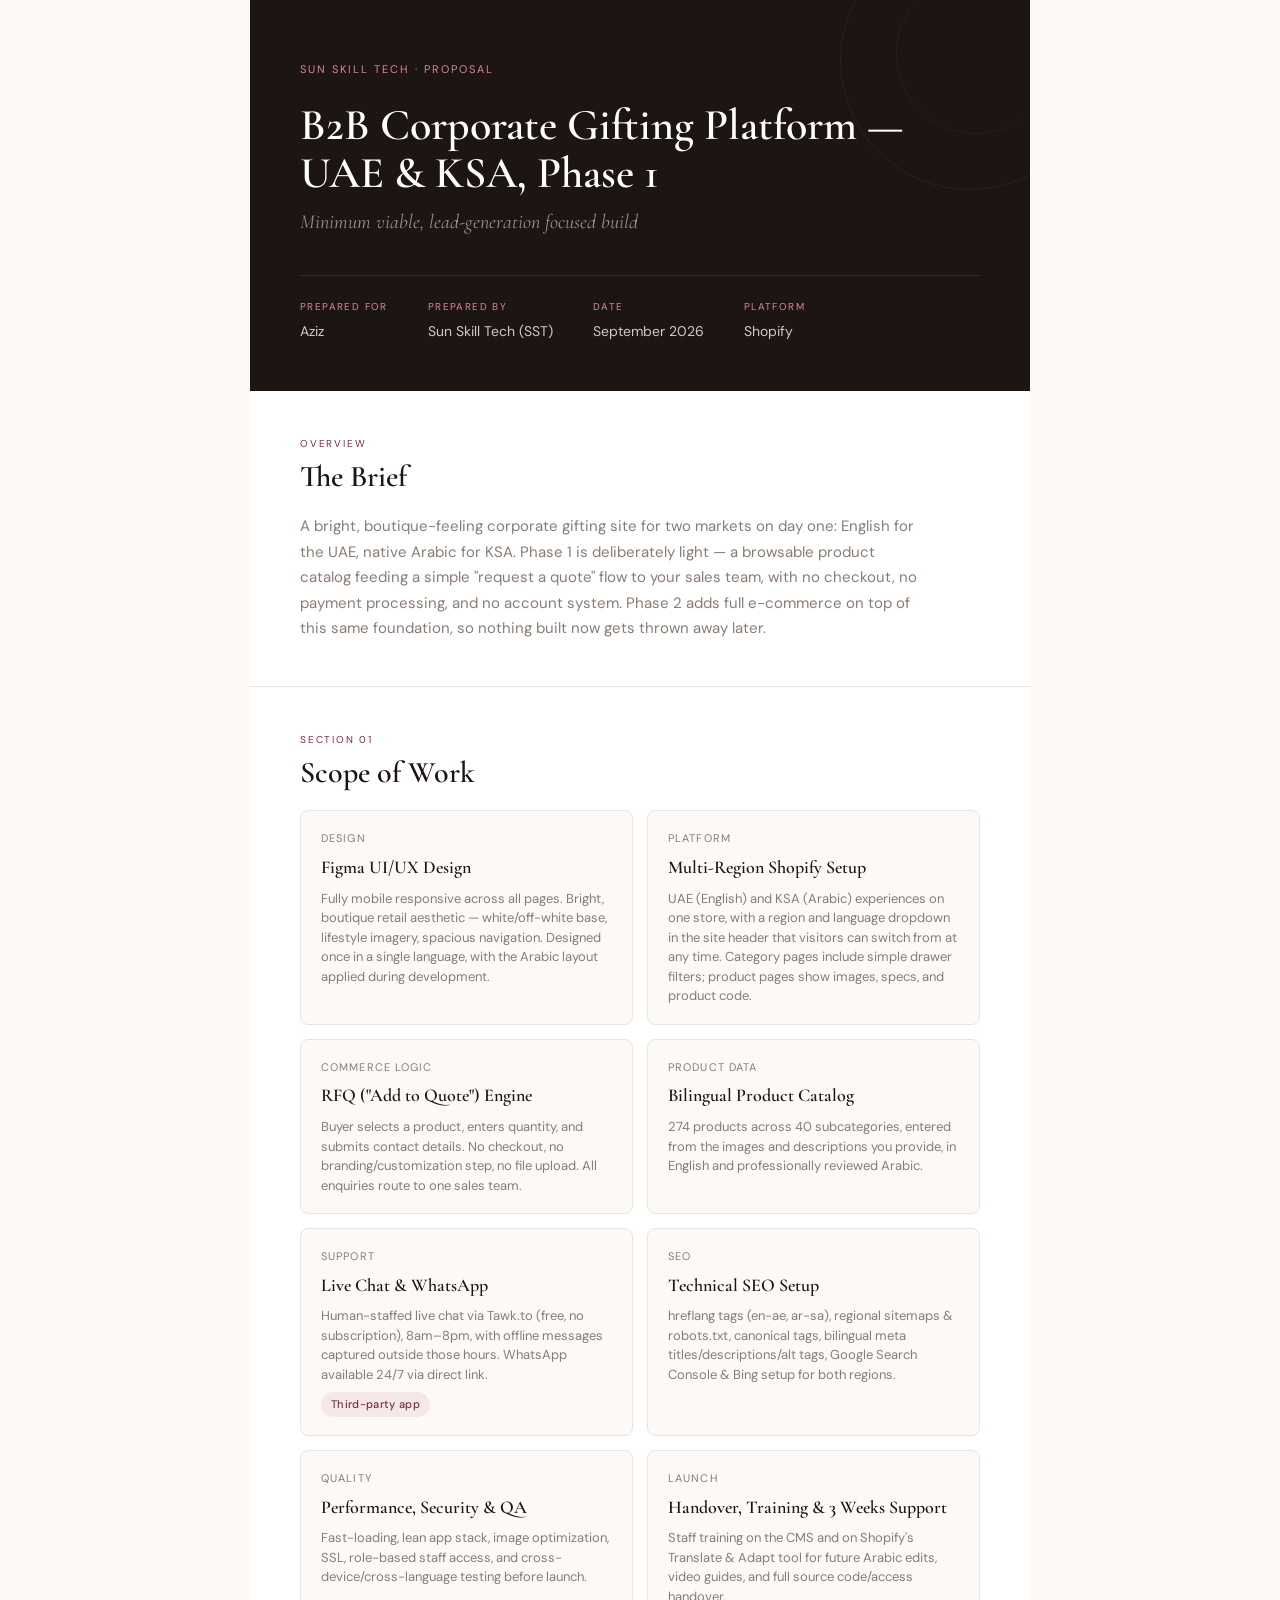
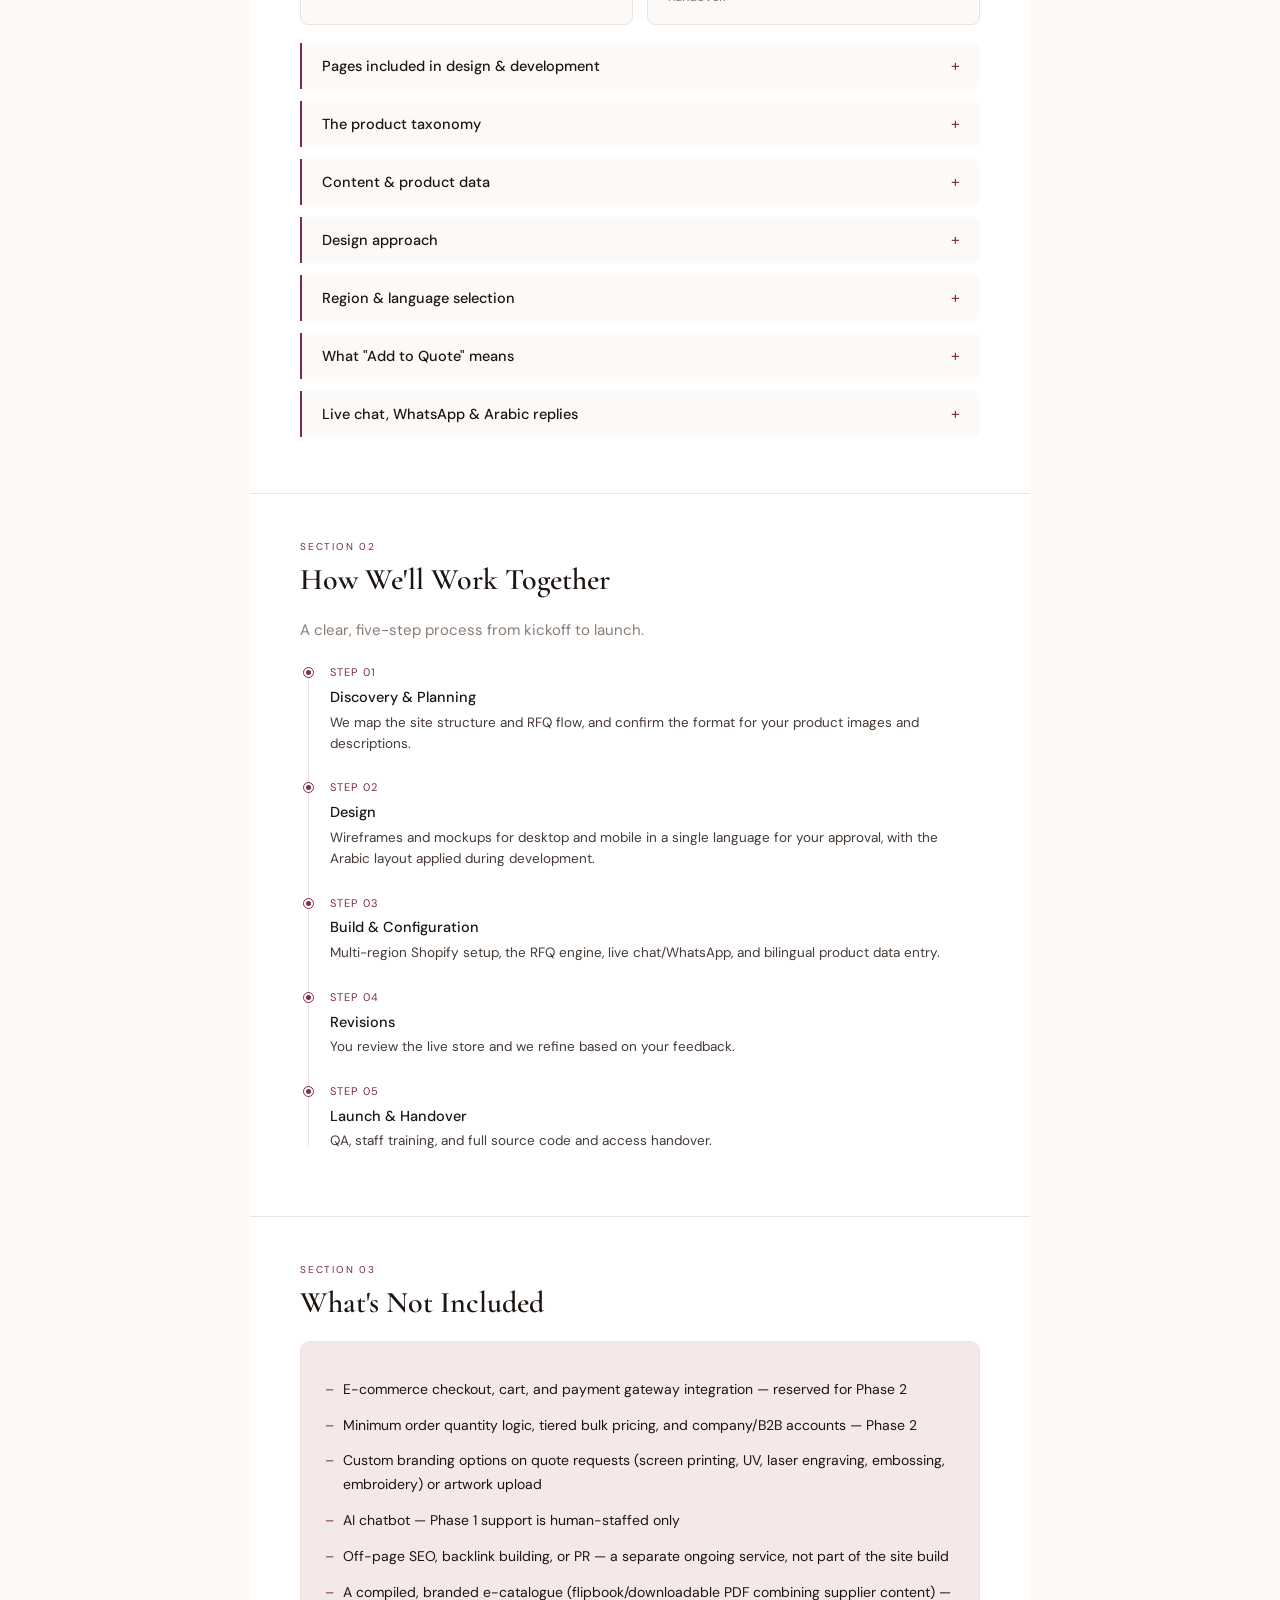
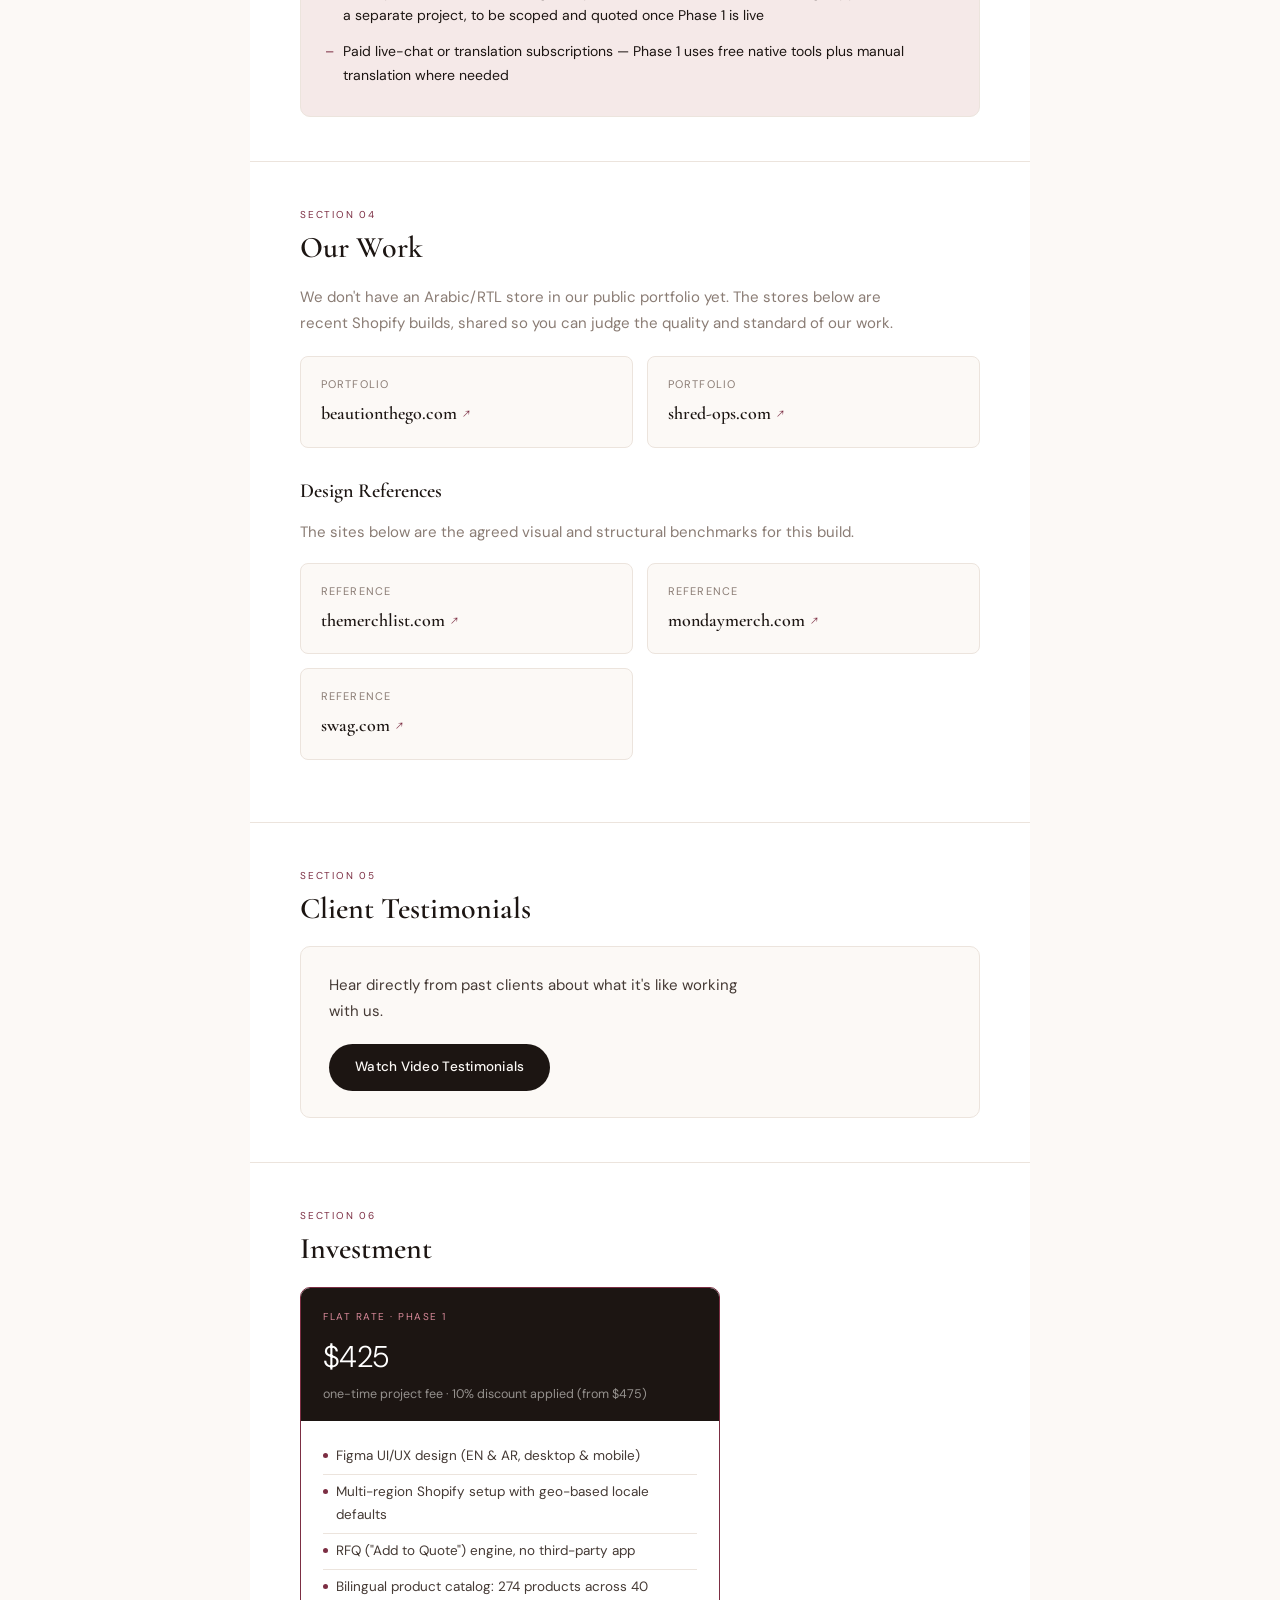
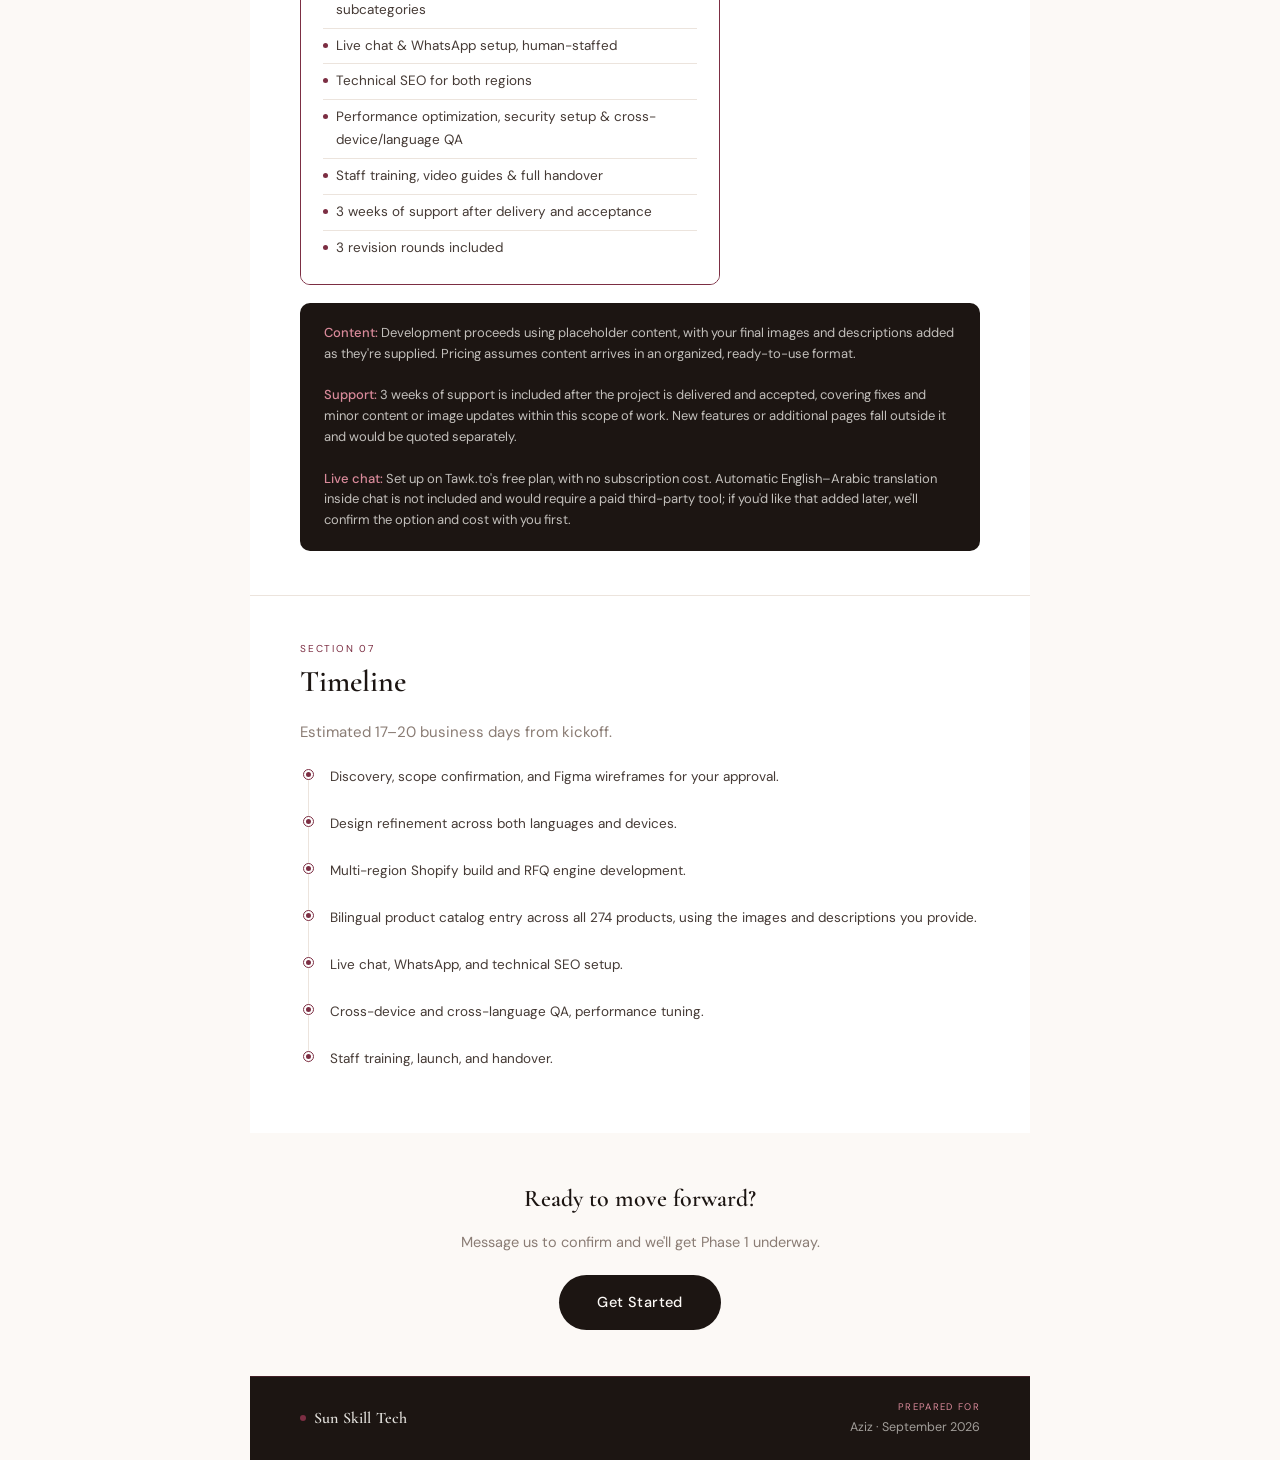
<file: uploads/marsa-gifting-website-phase1-proposal-v2.html>
<!DOCTYPE html>
<html lang="en">
<head>
<meta charset="UTF-8">
<meta name="viewport" content="width=device-width, initial-scale=1.0">
<title>B2B Corporate Gifting Platform Proposal</title>
<link href="https://fonts.googleapis.com/css2?family=Cormorant+Garamond:ital,wght@0,400;0,600;1,400&family=DM+Sans:wght@300;400;500&display=swap" rel="stylesheet">
<style>
  *, *::before, *::after { box-sizing: border-box; margin: 0; padding: 0; }

  :root {
    --ink: #1c1512;
    --ink-mid: #453a35;
    --ink-muted: #8a7c74;
    --cream: #FCF9F6;
    --paper: #ffffff;
    --gold: #7C2E43;
    --gold-light: #F5E9E8;
    --rule: #ECE4DD;
  }

  body {
    font-family: 'DM Sans', sans-serif;
    background: var(--cream);
    color: var(--ink);
    font-size: 15px;
    line-height: 1.7;
  }

  .page { max-width: 780px; margin: 0 auto; padding: 0; }

  /* COVER */
  .cover {
    background: var(--ink);
    color: var(--cream);
    padding: 60px 50px 46px;
    position: relative;
    overflow: hidden;
  }
  .cover::before {
    content: '';
    position: absolute; top: -70px; right: -70px;
    width: 260px; height: 260px; border-radius: 50%;
    border: 1px solid rgba(124,46,67,0.28);
  }
  .cover::after {
    content: '';
    position: absolute; top: -26px; right: -26px;
    width: 160px; height: 160px; border-radius: 50%;
    border: 1px solid rgba(124,46,67,0.2);
  }
  .cover-tag {
    font-size: 11px; letter-spacing: 0.18em; text-transform: uppercase;
    color: #D98A9A; margin-bottom: 22px;
  }
  .cover h1 {
    font-family: 'Cormorant Garamond', serif;
    font-size: 44px; font-weight: 600; line-height: 1.1;
    margin-bottom: 8px; color: #ffffff;
  }
  .cover-sub {
    font-family: 'Cormorant Garamond', serif;
    font-size: 20px; font-style: italic;
    color: rgba(250,248,244,0.55); margin-bottom: 36px;
  }
  .cover-meta { display: flex; gap: 40px; flex-wrap: wrap; border-top: 1px solid rgba(255,255,255,0.1); padding-top: 22px; }
  .cover-meta-item label {
    display: block; font-size: 10px; letter-spacing: 0.14em; text-transform: uppercase;
    color: #D98A9A; margin-bottom: 4px;
  }
  .cover-meta-item span { font-size: 14px; color: rgba(250,248,244,0.8); }

  /* SECTION */
  .section { padding: 44px 50px; background: var(--paper); }
  .section-eyebrow {
    font-size: 10px; letter-spacing: 0.18em; text-transform: uppercase;
    color: var(--gold); margin-bottom: 8px;
  }
  .section-title {
    font-family: 'Cormorant Garamond', serif; font-size: 30px; font-weight: 600;
    line-height: 1.15; margin-bottom: 20px; color: var(--ink);
  }
  h3 {
    font-family: 'Cormorant Garamond', serif; font-size: 20px; font-weight: 600;
    margin: 6px 0 12px; color: var(--ink);
  }
  p { margin-bottom: 14px; color: var(--ink-mid); }
  p.intro { color: var(--ink-muted); font-size: 15px; max-width: 620px; }
  p:last-child { margin-bottom: 0; }
  hr { border: none; border-top: 1px solid var(--rule); }

  /* CARD GRID */
  .card-grid { display: grid; grid-template-columns: 1fr 1fr; gap: 14px; margin: 18px 0; }
  .card {
    background: var(--cream); border: 1px solid var(--rule); border-radius: 8px;
    padding: 18px 20px;
  }
  .card-label {
    font-size: 11px; letter-spacing: 0.1em; text-transform: uppercase;
    color: var(--ink-muted); margin-bottom: 4px;
  }
  .card-value {
    font-family: 'Cormorant Garamond', serif; font-size: 18px; font-weight: 600; color: var(--ink);
  }
  .card-flag {
    display: inline-block; margin-top: 8px; font-size: 11px; font-weight: 500;
    letter-spacing: 0.03em; color: var(--gold); background: var(--gold-light);
    padding: 3px 10px; border-radius: 20px;
  }
  .card-desc { font-size: 13px; color: var(--ink-muted); margin-top: 6px; line-height: 1.5; }

  /* PORTFOLIO CARDS */
  .card-link { text-decoration: none; color: inherit; display: block; transition: border-color 0.15s ease; }
  .card-link:hover { border-color: var(--gold); }
  .card-link .card-value { display: flex; align-items: center; gap: 6px; }
  .card-link .arrow { font-size: 14px; color: var(--gold); }

  /* FEATURE BLOCK */
  .feature-block {
    border-left: 2px solid var(--gold); padding: 16px 20px; background: var(--cream);
    border-radius: 0 8px 8px 0; margin: 12px 0;
  }
  .feature-block h5 { font-weight: 500; font-size: 14.5px; margin-bottom: 5px; color: var(--ink); }
  .feature-block p { font-size: 13.5px; margin-bottom: 0; color: var(--ink-muted); }

  /* FEATURE BLOCK — ACCORDION */
  .accordion { padding: 0; overflow: hidden; }
  .accordion .fb-head {
    width: 100%; background: none; border: 0; text-align: left; cursor: pointer;
    font-family: inherit; font-weight: 500; font-size: 14.5px; color: var(--ink);
    padding: 14px 20px; display: flex; align-items: center; justify-content: space-between;
    gap: 12px; transition: background .2s ease;
  }
  .accordion .fb-head:hover { background: var(--gold-light); }
  .accordion .fb-icon {
    flex-shrink: 0; font-size: 16px; line-height: 1; color: var(--gold); font-weight: 400;
    transition: transform .3s ease;
  }
  .accordion.open .fb-icon { transform: rotate(45deg); }
  .accordion .fb-body {
    display: grid; grid-template-rows: 0fr; transition: grid-template-rows .32s ease;
  }
  .accordion.open .fb-body { grid-template-rows: 1fr; }
  .accordion .fb-inner { overflow: hidden; }
  .accordion .fb-inner p { padding: 0 20px 16px; font-size: 13.5px; color: var(--ink-muted); }
  .accordion .fb-inner ul { margin: 0; padding: 0 20px 16px 36px; }
  .accordion .fb-inner li { font-size: 13.5px; color: var(--ink-muted); margin-bottom: 5px; }

  /* NOT INCLUDED */
  .not-included {
    background: var(--gold-light); border: 1px solid var(--rule); border-radius: 10px;
    padding: 22px 24px;
  }
  .not-included ul { list-style: none; margin-top: 8px; }
  .not-included li {
    font-size: 14px; color: var(--ink); padding: 6px 0; padding-left: 18px; position: relative;
  }
  .not-included li::before { content: "–"; position: absolute; left: 0; color: var(--gold); }

  /* TIMELINE */
  .timeline { position: relative; padding-left: 30px; margin: 20px 0; }
  .timeline::before {
    content: ''; position: absolute; left: 8px; top: 6px; bottom: 6px; width: 1px; background: var(--rule);
  }
  .tl-item { position: relative; margin-bottom: 24px; }
  .tl-item:last-child { margin-bottom: 0; }
  .tl-item::before {
    content: ''; position: absolute; left: -26px; top: 5px; width: 9px; height: 9px;
    border-radius: 50%; background: var(--gold); border: 2px solid var(--paper); outline: 1px solid var(--gold);
  }
  .tl-phase { font-size: 11px; letter-spacing: 0.1em; text-transform: uppercase; color: var(--gold); margin-bottom: 3px; }
  .tl-title { font-weight: 500; font-size: 14.5px; color: var(--ink); margin-bottom: 3px; }
  .tl-desc { font-size: 13.5px; color: var(--ink-mid); line-height: 1.55; }
  .tl-desc:only-child { padding-top: 2px; }

  /* PRICE CARD */
  .price-card { border: 1px solid var(--gold); border-width: 1.5px; border-radius: 10px; overflow: hidden; max-width: 420px; }
  .price-header { padding: 20px 22px 16px; background: var(--ink); }
  .price-tag { font-size: 10px; letter-spacing: 0.15em; text-transform: uppercase; color: #D98A9A; margin-bottom: 6px; }
  .price-amount { font-size: 30px; font-weight: 300; color: #fff; letter-spacing: -0.02em; }
  .price-note-inline { font-size: 12.5px; color: rgba(250,248,244,0.55); margin-top: 2px; }
  .price-body { padding: 18px 22px; background: var(--paper); }
  .price-feature {
    display: flex; align-items: flex-start; gap: 8px; padding: 6px 0; font-size: 13.5px;
    color: var(--ink-mid); border-bottom: 1px solid var(--rule);
  }
  .price-feature:last-child { border-bottom: none; }
  .price-feature::before {
    content: ''; width: 5px; height: 5px; border-radius: 50%; background: var(--gold);
    margin-top: 8px; flex-shrink: 0;
  }

  /* TERMS BOX */
  .terms-box {
    background: var(--ink); color: rgba(250,248,244,0.75); border-radius: 10px;
    padding: 20px 24px; margin-top: 18px; font-size: 13px; line-height: 1.6;
  }
  .terms-box strong { color: #D98A9A; font-weight: 500; }

  /* TESTIMONIAL */
  .testimonial-card {
    background: var(--cream); border: 1px solid var(--rule); border-radius: 10px;
    padding: 26px 28px; display: flex; align-items: center; justify-content: space-between;
    gap: 20px; flex-wrap: wrap;
  }
  .testimonial-card p { margin-bottom: 0; max-width: 420px; }
  .testimonial-btn {
    display: inline-block; background: var(--ink); color: var(--cream); text-decoration: none;
    padding: 12px 26px; border-radius: 30px; font-weight: 500; font-size: 13.5px;
    letter-spacing: 0.02em; white-space: nowrap;
  }

  /* CTA */
  .cta { text-align: center; padding: 46px 50px 46px; }
  .cta-title {
    font-family: 'Cormorant Garamond', serif; font-size: 24px; font-weight: 600;
    color: var(--ink); margin-bottom: 10px; max-width: 480px; margin-left: auto; margin-right: auto;
  }
  .cta p { color: var(--ink-muted); margin-bottom: 20px; font-size: 14.5px; max-width: 460px; margin-left: auto; margin-right: auto; }
  .cta a {
    display: inline-block; background: var(--ink); color: var(--cream); text-decoration: none;
    padding: 15px 38px; border-radius: 30px; font-weight: 500; font-size: 14.5px; letter-spacing: 0.03em;
  }

  /* FOOTER */
  .doc-footer {
    background: var(--ink); color: rgba(250,248,244,0.45); font-size: 12px;
    padding: 22px 50px; display: flex; justify-content: space-between; align-items: center;
    flex-wrap: wrap; gap: 14px; border-top: 1px solid rgba(124,46,67,0.4);
  }
  .doc-footer-brand { display: flex; align-items: center; gap: 8px; }
  .doc-footer-brand .dot { width: 6px; height: 6px; border-radius: 50%; background: var(--gold); }
  .doc-footer-brand strong {
    font-family: 'Cormorant Garamond', serif; font-size: 16px; font-weight: 600;
    color: rgba(250,248,244,0.9); letter-spacing: 0.01em;
  }
  .doc-footer-meta { text-align: right; }
  .doc-footer-meta label {
    display: block; font-size: 9.5px; letter-spacing: 0.14em; text-transform: uppercase;
    color: #D98A9A; margin-bottom: 2px;
  }
  .doc-footer-meta span { font-size: 12.5px; color: rgba(250,248,244,0.6); }

  @media (max-width: 600px) {
    .card-grid { grid-template-columns: 1fr; }
    .cover, .section, .cta, .doc-footer { padding-left: 24px; padding-right: 24px; }
    .cover h1 { font-size: 32px; }
    .testimonial-card { flex-direction: column; align-items: flex-start; }
  }
</style>
</head>
<body>
<div class="page">

  <!-- COVER -->
  <div class="cover">
    <div class="cover-tag">Sun Skill Tech · Proposal</div>
    <h1>B2B Corporate Gifting Platform —<br>UAE &amp; KSA, Phase 1</h1>
    <div class="cover-sub">Minimum viable, lead-generation focused build</div>
    <div class="cover-meta">
      <div class="cover-meta-item">
        <label>Prepared for</label>
        <span>Aziz</span>
      </div>
      <div class="cover-meta-item">
        <label>Prepared by</label>
        <span>Sun Skill Tech (SST)</span>
      </div>
      <div class="cover-meta-item">
        <label>Date</label>
        <span>September 2026</span>
      </div>
      <div class="cover-meta-item">
        <label>Platform</label>
        <span>Shopify</span>
      </div>
    </div>
  </div>

  <!-- BRIEF -->
  <div class="section">
    <div class="section-eyebrow">Overview</div>
    <h2 class="section-title">The Brief</h2>
    <p class="intro">
      A bright, boutique-feeling corporate gifting site for two markets on day one: English for the UAE, native Arabic for KSA. Phase 1 is deliberately light — a browsable product catalog feeding a simple "request a quote" flow to your sales team, with no checkout, no payment processing, and no account system. Phase 2 adds full e-commerce on top of this same foundation, so nothing built now gets thrown away later.
    </p>
  </div>

  <hr>

  <!-- SCOPE OF WORK -->
  <div class="section">
    <div class="section-eyebrow">Section 01</div>
    <h2 class="section-title">Scope of Work</h2>

    <div class="card-grid">
      <div class="card">
        <div class="card-label">Design</div>
        <div class="card-value">Figma UI/UX Design</div>
        <div class="card-desc">Fully mobile responsive across all pages. Bright, boutique retail aesthetic — white/off-white base, lifestyle imagery, spacious navigation. Designed once in a single language, with the Arabic layout applied during development.</div>
      </div>
      <div class="card">
        <div class="card-label">Platform</div>
        <div class="card-value">Multi-Region Shopify Setup</div>
        <div class="card-desc">UAE (English) and KSA (Arabic) experiences on one store, with a region and language dropdown in the site header that visitors can switch from at any time. Category pages include simple drawer filters; product pages show images, specs, and product code.</div>
      </div>
      <div class="card">
        <div class="card-label">Commerce Logic</div>
        <div class="card-value">RFQ ("Add to Quote") Engine</div>
        <div class="card-desc">Buyer selects a product, enters quantity, and submits contact details. No checkout, no branding/customization step, no file upload. All enquiries route to one sales team.</div>
      </div>
      <div class="card">
        <div class="card-label">Product Data</div>
        <div class="card-value">Bilingual Product Catalog</div>
        <div class="card-desc">274 products across 40 subcategories, entered from the images and descriptions you provide, in English and professionally reviewed Arabic.</div>
      </div>
      <div class="card">
        <div class="card-label">Support</div>
        <div class="card-value">Live Chat &amp; WhatsApp</div>
        <div class="card-desc">Human-staffed live chat via Tawk.to (free, no subscription), 8am–8pm, with offline messages captured outside those hours. WhatsApp available 24/7 via direct link.</div>
        <span class="card-flag">Third-party app</span>
      </div>
      <div class="card">
        <div class="card-label">SEO</div>
        <div class="card-value">Technical SEO Setup</div>
        <div class="card-desc">hreflang tags (en-ae, ar-sa), regional sitemaps &amp; robots.txt, canonical tags, bilingual meta titles/descriptions/alt tags, Google Search Console &amp; Bing setup for both regions.</div>
      </div>
      <div class="card">
        <div class="card-label">Quality</div>
        <div class="card-value">Performance, Security &amp; QA</div>
        <div class="card-desc">Fast-loading, lean app stack, image optimization, SSL, role-based staff access, and cross-device/cross-language testing before launch.</div>
      </div>
      <div class="card">
        <div class="card-label">Launch</div>
        <div class="card-value">Handover, Training &amp; 3 Weeks Support</div>
        <div class="card-desc">Staff training on the CMS and on Shopify's Translate &amp; Adapt tool for future Arabic edits, video guides, and full source code/access handover.</div>
      </div>
    </div>

    <div class="feature-block accordion">
      <button class="fb-head" type="button">Pages included in design &amp; development<span class="fb-icon">+</span></button>
      <div class="fb-body"><div class="fb-inner"><p>Every page below is designed and built, and every one is fully mobile responsive:</p>
      <ul>
        <li>Homepage with visual category grid</li>
        <li>7 main category landing pages</li>
        <li>40 subcategory listing pages with drawer filters</li>
        <li>Product detail page template (images, specs, product code, Add to Quote)</li>
        <li>Quote request / enquiry page</li>
        <li>About Us</li>
        <li>Contact Us</li>
        <li>Standard policy pages (Privacy Policy, Terms)</li>
        <li>404 / not found page</li>
      </ul></div></div>
    </div>
    <div class="feature-block accordion">
      <button class="fb-head" type="button">The product taxonomy<span class="fb-icon">+</span></button>
      <div class="fb-body"><div class="fb-inner"><p>Your finalized taxonomy covers 7 main categories, 40 subcategories, and 274 products total: Apparel (5 subcategories, 38 products), Drinkware (4, 34), Bags &amp; Luggage (5, 40), Trade Shows &amp; Events (4, 32), Office (6, 45), Tech (11, 60), and National Day/Festival/Seasonal (5, 25).</p></div></div>
    </div>
    <div class="feature-block accordion">
      <button class="fb-head" type="button">Content &amp; product data<span class="fb-icon">+</span></button>
      <div class="fb-body"><div class="fb-inner"><p>You'll provide the product images and descriptions (referenced from Mid Ocean), so our team isn't sourcing or selecting products independently. We handle formatting, bilingual entry, and upload.</p>
      <p>So the build isn't held up waiting on content, we'll use placeholder text and images throughout development. Your final content is added as you supply it, and any content that arrives after handover can be added by your team using the video guides we provide.</p></div></div>
    </div>
    <div class="feature-block accordion">
      <button class="fb-head" type="button">Design approach<span class="fb-icon">+</span></button>
      <div class="fb-body"><div class="fb-inner"><p>To keep the timeline tight, we design each page once, in a single language, and get your approval on that. The Arabic layout and content are then applied during development, where the same approved design is mirrored for right-to-left reading. This avoids designing every screen twice and gets us into build faster.</p></div></div>
    </div>
    <div class="feature-block accordion">
      <button class="fb-head" type="button">Region &amp; language selection<span class="fb-icon">+</span></button>
      <div class="fb-body"><div class="fb-inner"><p>Visitors choose their region and language from a dropdown in the site header (UAE / English or KSA / Arabic), available on every page and switchable at any time.</p>
      <p>We've deliberately avoided forcing an automatic redirect based on location. Location doesn't reliably indicate language preference in the Gulf, and forced redirects can interfere with how search engines crawl and index your pages, which would work against the SEO goals for this build.</p></div></div>
    </div>
    <div class="feature-block accordion">
      <button class="fb-head" type="button">What &quot;Add to Quote&quot; means<span class="fb-icon">+</span></button>
      <div class="fb-body"><div class="fb-inner"><p>No purchase happens on the site in Phase 1. A buyer selects a product and quantity, submits their contact details, and that request lands with your sales team to follow up on directly, by phone, email, or WhatsApp.</p></div></div>
    </div>
    <div class="feature-block accordion">
      <button class="fb-head" type="button">Live chat, WhatsApp &amp; Arabic replies<span class="fb-icon">+</span></button>
      <div class="fb-body"><div class="fb-inner"><p>Live chat is set up using Tawk.to, a free tool with no monthly subscription, staffed by your own team. It supports your 8am&ndash;8pm hours with offline message capture outside them, and a direct WhatsApp link gives buyers a 24/7 channel.</p>
      <p>One thing to be clear about: automatic English&ndash;Arabic translation inside live chat is not included, and isn't available without a paid third-party tool. Incoming Arabic messages need to be read and replied to by a person. WhatsApp does let your team read an incoming Arabic message in English for free, built into the app, but replies still need either an Arabic-speaking team member or a quick manual translation before sending.</p></div></div>
    </div>
  </div>

  <hr>

  <!-- PROCESS -->
  <div class="section">
    <div class="section-eyebrow">Section 02</div>
    <h2 class="section-title">How We'll Work Together</h2>
    <p class="intro" style="margin-bottom:20px;">A clear, five-step process from kickoff to launch.</p>

    <div class="timeline">
      <div class="tl-item">
        <div class="tl-phase">Step 01</div>
        <div class="tl-title">Discovery &amp; Planning</div>
        <div class="tl-desc">We map the site structure and RFQ flow, and confirm the format for your product images and descriptions.</div>
      </div>
      <div class="tl-item">
        <div class="tl-phase">Step 02</div>
        <div class="tl-title">Design</div>
        <div class="tl-desc">Wireframes and mockups for desktop and mobile in a single language for your approval, with the Arabic layout applied during development.</div>
      </div>
      <div class="tl-item">
        <div class="tl-phase">Step 03</div>
        <div class="tl-title">Build &amp; Configuration</div>
        <div class="tl-desc">Multi-region Shopify setup, the RFQ engine, live chat/WhatsApp, and bilingual product data entry.</div>
      </div>
      <div class="tl-item">
        <div class="tl-phase">Step 04</div>
        <div class="tl-title">Revisions</div>
        <div class="tl-desc">You review the live store and we refine based on your feedback.</div>
      </div>
      <div class="tl-item">
        <div class="tl-phase">Step 05</div>
        <div class="tl-title">Launch &amp; Handover</div>
        <div class="tl-desc">QA, staff training, and full source code and access handover.</div>
      </div>
    </div>
  </div>

  <hr>

  <!-- NOT INCLUDED -->
  <div class="section">
    <div class="section-eyebrow">Section 03</div>
    <h2 class="section-title">What's Not Included</h2>
    <div class="not-included">
      <ul>
        <li>E-commerce checkout, cart, and payment gateway integration — reserved for Phase 2</li>
        <li>Minimum order quantity logic, tiered bulk pricing, and company/B2B accounts — Phase 2</li>
        <li>Custom branding options on quote requests (screen printing, UV, laser engraving, embossing, embroidery) or artwork upload</li>
        <li>AI chatbot — Phase 1 support is human-staffed only</li>
        <li>Off-page SEO, backlink building, or PR — a separate ongoing service, not part of the site build</li>
        <li>A compiled, branded e-catalogue (flipbook/downloadable PDF combining supplier content) — a separate project, to be scoped and quoted once Phase 1 is live</li>
        <li>Paid live-chat or translation subscriptions — Phase 1 uses free native tools plus manual translation where needed</li>
      </ul>
    </div>
  </div>

  <hr>

  <!-- PORTFOLIO -->
  <div class="section">
    <div class="section-eyebrow">Section 04</div>
    <h2 class="section-title">Our Work</h2>
    <p class="intro" style="margin-bottom:20px;">We don't have an Arabic/RTL store in our public portfolio yet. The stores below are recent Shopify builds, shared so you can judge the quality and standard of our work.</p>
    <div class="card-grid">
      <a class="card card-link" href="https://beautionthego.com" target="_blank" rel="noopener">
        <div class="card-label">Portfolio</div>
        <div class="card-value">beautionthego.com <span class="arrow">↗</span></div>
      </a>
      <a class="card card-link" href="https://shred-ops.com" target="_blank" rel="noopener">
        <div class="card-label">Portfolio</div>
        <div class="card-value">shred-ops.com <span class="arrow">↗</span></div>
      </a>
    </div>

    <h3 style="margin-top:26px;">Design References</h3>
    <p class="intro" style="margin-bottom:16px;">The sites below are the agreed visual and structural benchmarks for this build.</p>
    <div class="card-grid">
      <a class="card card-link" href="https://themerchlist.com" target="_blank" rel="noopener">
        <div class="card-label">Reference</div>
        <div class="card-value">themerchlist.com <span class="arrow">↗</span></div>
      </a>
      <a class="card card-link" href="https://www.mondaymerch.com" target="_blank" rel="noopener">
        <div class="card-label">Reference</div>
        <div class="card-value">mondaymerch.com <span class="arrow">↗</span></div>
      </a>
      <a class="card card-link" href="https://swag.com" target="_blank" rel="noopener">
        <div class="card-label">Reference</div>
        <div class="card-value">swag.com <span class="arrow">↗</span></div>
      </a>
    </div>
  </div>

  <hr>

  <!-- TESTIMONIALS -->
  <div class="section">
    <div class="section-eyebrow">Section 05</div>
    <h2 class="section-title">Client Testimonials</h2>
    <div class="testimonial-card">
      <p>Hear directly from past clients about what it's like working with us.</p>
      <a class="testimonial-btn" href="https://drive.google.com/drive/folders/1W6sqIbHEQRbaQpn16fKS-05B5TZv1kz9?usp=drive_link" target="_blank" rel="noopener">Watch Video Testimonials</a>
    </div>
  </div>

  <hr>

  <!-- PRICING -->
  <div class="section">
    <div class="section-eyebrow">Section 06</div>
    <h2 class="section-title">Investment</h2>
    <div class="price-card">
      <div class="price-header">
        <div class="price-tag">Flat Rate · Phase 1</div>
        <div class="price-amount">$425</div>
        <div class="price-note-inline">one-time project fee · 10% discount applied (from $475)</div>
      </div>
      <div class="price-body">
        <div class="price-feature">Figma UI/UX design (EN &amp; AR, desktop &amp; mobile)</div>
        <div class="price-feature">Multi-region Shopify setup with geo-based locale defaults</div>
        <div class="price-feature">RFQ ("Add to Quote") engine, no third-party app</div>
        <div class="price-feature">Bilingual product catalog: 274 products across 40 subcategories</div>
        <div class="price-feature">Live chat &amp; WhatsApp setup, human-staffed</div>
        <div class="price-feature">Technical SEO for both regions</div>
        <div class="price-feature">Performance optimization, security setup &amp; cross-device/language QA</div>
        <div class="price-feature">Staff training, video guides &amp; full handover</div>
        <div class="price-feature">3 weeks of support after delivery and acceptance</div>
        <div class="price-feature">3 revision rounds included</div>
      </div>
    </div>
    <div class="terms-box">
      <strong>Content:</strong> Development proceeds using placeholder content, with your final images and descriptions added as they're supplied. Pricing assumes content arrives in an organized, ready-to-use format.<br><br><strong>Support:</strong> 3 weeks of support is included after the project is delivered and accepted, covering fixes and minor content or image updates within this scope of work. New features or additional pages fall outside it and would be quoted separately.<br><br><strong>Live chat:</strong> Set up on Tawk.to's free plan, with no subscription cost. Automatic English–Arabic translation inside chat is not included and would require a paid third-party tool; if you'd like that added later, we'll confirm the option and cost with you first.
    </div>
  </div>

  <hr>

  <!-- TIMELINE -->
  <div class="section">
    <div class="section-eyebrow">Section 07</div>
    <h2 class="section-title">Timeline</h2>
    <p class="intro" style="margin-bottom:20px;">Estimated 17–20 business days from kickoff.</p>
    <div class="timeline">
      <div class="tl-item">
        <div class="tl-desc">Discovery, scope confirmation, and Figma wireframes for your approval.</div>
      </div>
      <div class="tl-item">
        <div class="tl-desc">Design refinement across both languages and devices.</div>
      </div>
      <div class="tl-item">
        <div class="tl-desc">Multi-region Shopify build and RFQ engine development.</div>
      </div>
      <div class="tl-item">
        <div class="tl-desc">Bilingual product catalog entry across all 274 products, using the images and descriptions you provide.</div>
      </div>
      <div class="tl-item">
        <div class="tl-desc">Live chat, WhatsApp, and technical SEO setup.</div>
      </div>
      <div class="tl-item">
        <div class="tl-desc">Cross-device and cross-language QA, performance tuning.</div>
      </div>
      <div class="tl-item">
        <div class="tl-desc">Staff training, launch, and handover.</div>
      </div>
    </div>
  </div>

  <!-- CTA -->
  <div class="cta">
    <div class="cta-title">Ready to move forward?</div>
    <p>Message us to confirm and we'll get Phase 1 underway.</p>
    <a href="https://fiverr.com/inbox/sunskilltechs">Get Started</a>
  </div>

  <!-- FOOTER -->
  <div class="doc-footer">
    <div class="doc-footer-brand">
      <span class="dot"></span>
      <strong>Sun Skill Tech</strong>
    </div>
    <div class="doc-footer-meta">
      <label>Prepared for</label>
      <span>Aziz · September 2026</span>
    </div>
  </div>

</div>
<script>
  document.querySelectorAll('.accordion .fb-head').forEach(function (head) {
    head.addEventListener('click', function () {
      head.parentElement.classList.toggle('open');
    });
  });
</script>
</body>
</html>
</file>
